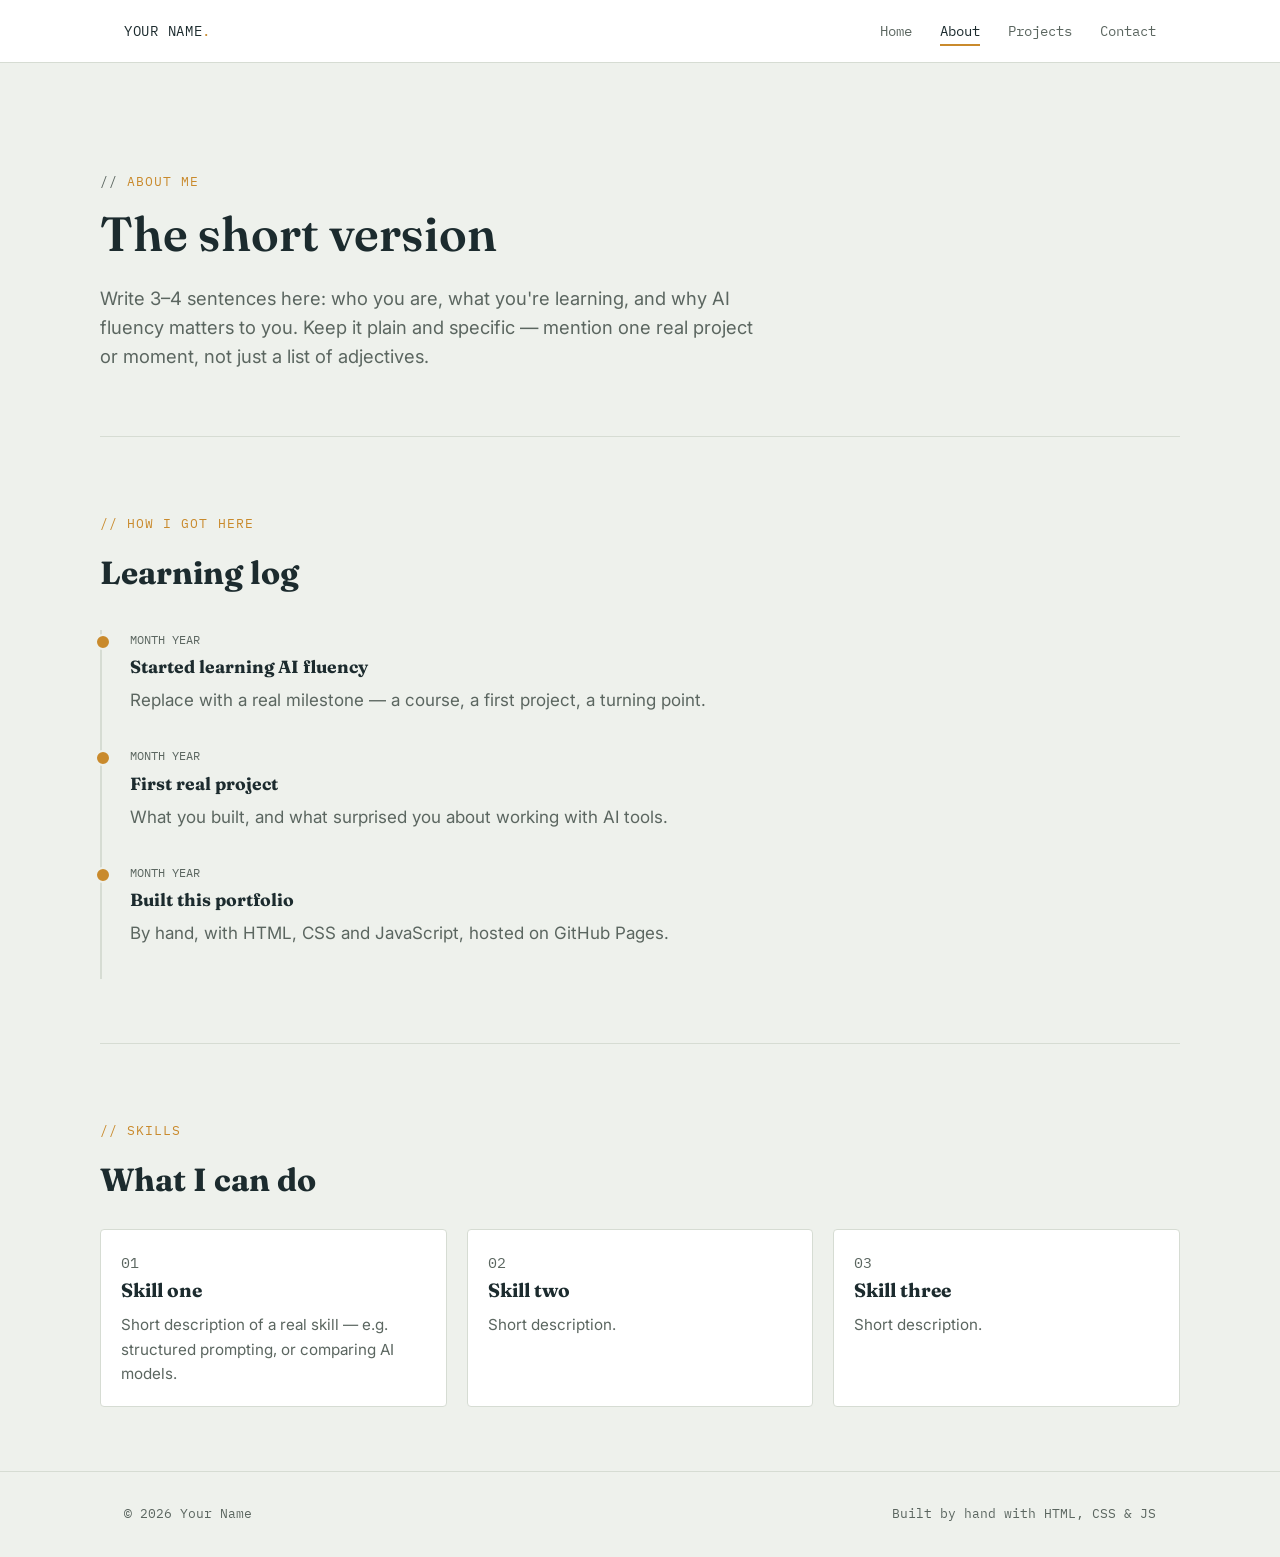
<file: about.html>
<!DOCTYPE html>
<html lang="en">
<head>
  <meta charset="UTF-8">
  <meta name="viewport" content="width=device-width, initial-scale=1.0">
  <title>About — Your Name</title>
  <link rel="preconnect" href="https://fonts.googleapis.com">
  <link href="https://fonts.googleapis.com/css2?family=Fraunces:wght@500;600&family=Inter:wght@400;500;600&family=IBM+Plex+Mono:wght@400;500&display=swap" rel="stylesheet">
  <link rel="stylesheet" href="css/style.css">
</head>
<body>

  <header class="site-header">
    <nav class="site-nav">
      <a class="site-nav__brand" href="index.html">Your Name<span>.</span></a>
      <ul class="site-nav__links">
        <li><a href="index.html">Home</a></li>
        <li><a href="about.html" aria-current="page">About</a></li>
        <li><a href="projects.html">Projects</a></li>
        <li><a href="contact.html">Contact</a></li>
      </ul>
    </nav>
  </header>

  <main>
    <section class="hero wrap" style="padding-bottom:32px;">
      <p class="hero__eyebrow">About Me</p>
      <h1 style="font-size:clamp(2rem,5vw,3rem);">The short version</h1>
      <p class="hero__lede">
        Write 3–4 sentences here: who you are, what you're learning, and why AI fluency
        matters to you. Keep it plain and specific — mention one real project or moment,
        not just a list of adjectives.
      </p>
    </section>

    <section class="section section--bordered wrap">
      <p class="section__label">// How I got here</p>
      <h2>Learning log</h2>
      <ul class="timeline">
        <li>
          <span class="timeline__date">MONTH YEAR</span>
          <h3>Started learning AI fluency</h3>
          <p>Replace with a real milestone — a course, a first project, a turning point.</p>
        </li>
        <li>
          <span class="timeline__date">MONTH YEAR</span>
          <h3>First real project</h3>
          <p>What you built, and what surprised you about working with AI tools.</p>
        </li>
        <li>
          <span class="timeline__date">MONTH YEAR</span>
          <h3>Built this portfolio</h3>
          <p>By hand, with HTML, CSS and JavaScript, hosted on GitHub Pages.</p>
        </li>
      </ul>
    </section>

    <section class="section wrap">
      <p class="section__label">// Skills</p>
      <h2>What I can do</h2>
      <div class="skills-grid">
        <div class="skill-card">
          <p class="skill-card__label">01</p>
          <h3>Skill one</h3>
          <p>Short description of a real skill — e.g. structured prompting, or comparing AI models.</p>
        </div>
        <div class="skill-card">
          <p class="skill-card__label">02</p>
          <h3>Skill two</h3>
          <p>Short description.</p>
        </div>
        <div class="skill-card">
          <p class="skill-card__label">03</p>
          <h3>Skill three</h3>
          <p>Short description.</p>
        </div>
      </div>
    </section>
  </main>

  <footer class="site-footer">
    <div class="wrap">
      <span>© 2026 Your Name</span>
      <span>Built by hand with HTML, CSS &amp; JS</span>
    </div>
  </footer>

</body>
</html>
</file>
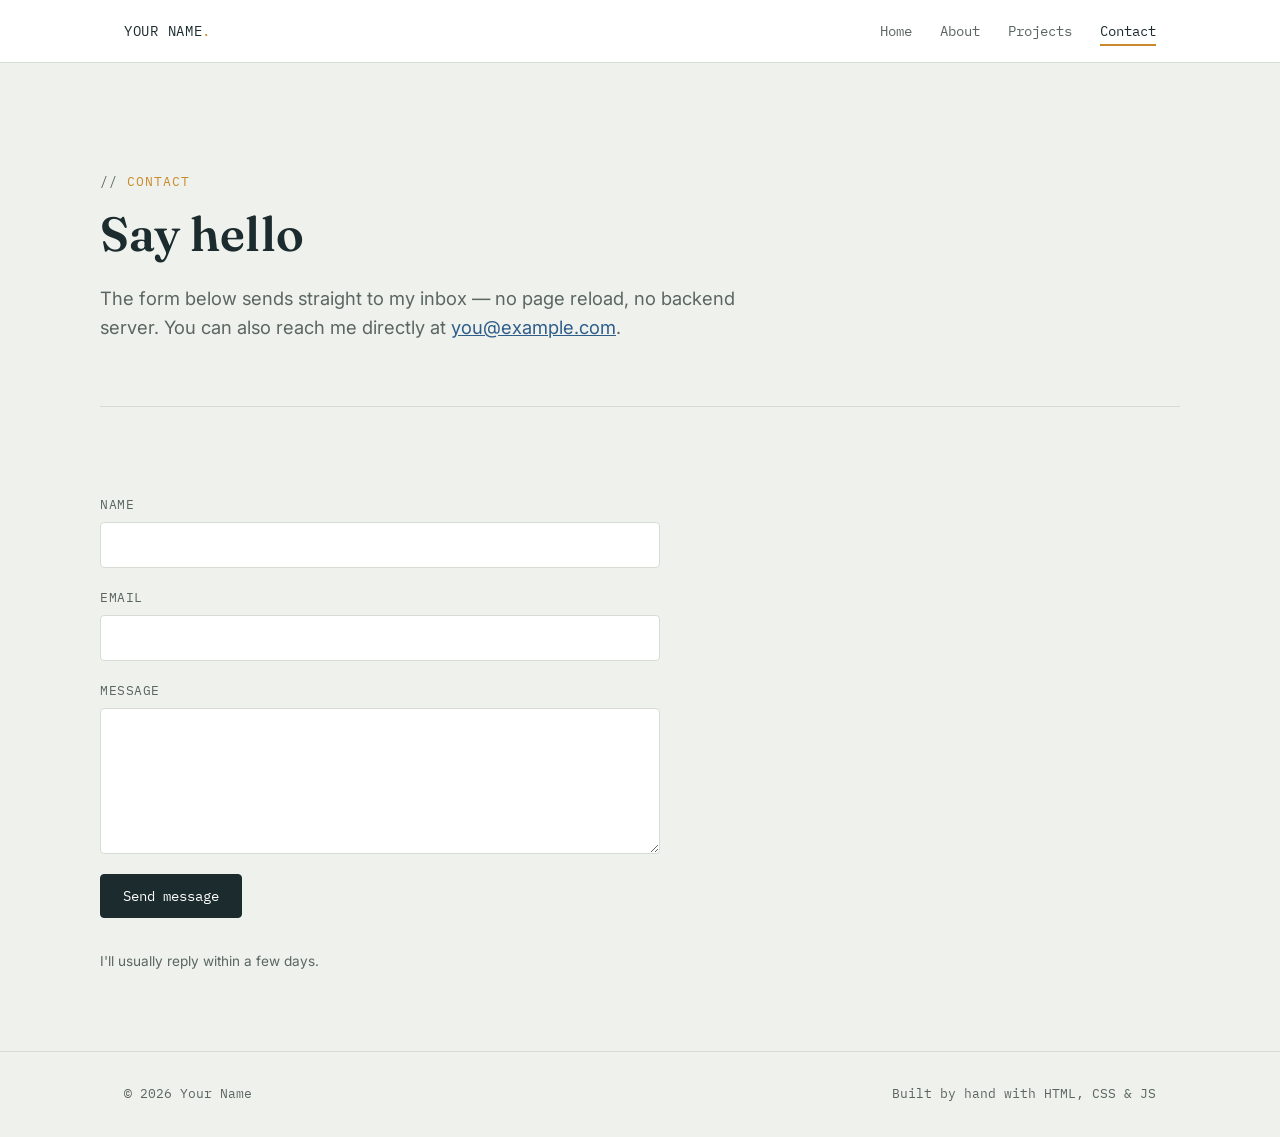
<file: contact.html>
<!DOCTYPE html>
<html lang="en">
<head>
  <meta charset="UTF-8">
  <meta name="viewport" content="width=device-width, initial-scale=1.0">
  <title>Contact — Your Name</title>
  <link rel="preconnect" href="https://fonts.googleapis.com">
  <link href="https://fonts.googleapis.com/css2?family=Fraunces:wght@500;600&family=Inter:wght@400;500;600&family=IBM+Plex+Mono:wght@400;500&display=swap" rel="stylesheet">
  <link rel="stylesheet" href="css/style.css">
</head>
<body>

  <header class="site-header">
    <nav class="site-nav">
      <a class="site-nav__brand" href="index.html">Your Name<span>.</span></a>
      <ul class="site-nav__links">
        <li><a href="index.html">Home</a></li>
        <li><a href="about.html">About</a></li>
        <li><a href="projects.html">Projects</a></li>
        <li><a href="contact.html" aria-current="page">Contact</a></li>
      </ul>
    </nav>
  </header>

  <main>
    <section class="hero wrap" style="padding-bottom:32px;">
      <p class="hero__eyebrow">Contact</p>
      <h1 style="font-size:clamp(2rem,5vw,3rem);">Say hello</h1>
      <p class="hero__lede">
        The form below sends straight to my inbox — no page reload, no backend server.
        You can also reach me directly at
        <a href="mailto:you@example.com">you@example.com</a>.
      </p>
    </section>

    <section class="section wrap">
      <!--
        HOW THIS FORM WORKS (read this before you deploy):
        1. Go to https://formspree.io and create a free account.
        2. Create a new form there — it gives you an endpoint URL like
           https://formspree.io/f/abcd1234
        3. Replace YOUR_FORMSPREE_ID below with that ID.
        That's it — Formspree receives the submission and emails it to you.
        No backend code, no server, no database.
      -->
      <form
        id="contact-form"
        class="contact-form"
        action="https://formspree.io/f/YOUR_FORMSPREE_ID"
        method="POST"
      >
        <div class="field">
          <label for="name">Name</label>
          <input type="text" id="name" name="name" required>
        </div>

        <div class="field">
          <label for="email">Email</label>
          <input type="email" id="email" name="email" required>
        </div>

        <div class="field">
          <label for="message">Message</label>
          <textarea id="message" name="message" rows="6" required></textarea>
        </div>

        <!-- honeypot field: invisible to humans, catches simple spam bots -->
        <input type="text" name="_gotcha" style="display:none" tabindex="-1" autocomplete="off">

        <button type="submit" class="btn btn--primary" style="align-self:flex-start;">
          Send message
        </button>

        <p class="contact-form__note">
          I'll usually reply within a few days.
        </p>

        <p class="form-status" id="form-status" role="status"></p>
      </form>
    </section>
  </main>

  <footer class="site-footer">
    <div class="wrap">
      <span>© 2026 Your Name</span>
      <span>Built by hand with HTML, CSS &amp; JS</span>
    </div>
  </footer>

  <script src="js/contact.js"></script>
</body>
</html>
</file>
<file: css/style.css>
/* =========================================================
   DESIGN TOKENS
   Change these values and the whole site updates.
   This is the only place colors/fonts are defined.
   ========================================================= */
:root {
  /* Colors */
  --bg: #eef1ec;          /* page background: pale sage-white */
  --surface: #ffffff;     /* cards, panels */
  --ink: #1c2b2e;         /* main text, near-black teal */
  --muted: #5b6660;       /* secondary text */
  --accent: #2f5d8a;      /* steel blue: links, primary actions */
  --accent-warm: #c98a2c; /* amber: highlights, tags, hover */
  --border: #d6dcd3;      /* hairlines, dividers */

  /* Type */
  --font-display: "Fraunces", Georgia, serif;
  --font-body: "Inter", system-ui, sans-serif;
  --font-mono: "IBM Plex Mono", "Courier New", monospace;

  /* Layout */
  --max-width: 1080px;
  --radius: 4px;
}

/* =========================================================
   RESET & BASE
   ========================================================= */
* {
  box-sizing: border-box;
}

html {
  scroll-behavior: smooth;
}

body {
  margin: 0;
  background: var(--bg);
  color: var(--ink);
  font-family: var(--font-body);
  line-height: 1.6;
  font-size: 17px;
}

img {
  max-width: 100%;
  display: block;
}

a {
  color: var(--accent);
}

.wrap {
  max-width: var(--max-width);
  margin: 0 auto;
  padding: 0 24px;
}

/* =========================================================
   NAVIGATION
   The "FN / 01" style label is the site's signature motif:
   each page is treated like a numbered entry in a field log.
   ========================================================= */
.site-header {
  border-bottom: 1px solid var(--border);
  background: var(--surface);
}

.site-nav {
  display: flex;
  align-items: center;
  justify-content: space-between;
  padding: 20px 24px;
  max-width: var(--max-width);
  margin: 0 auto;
}

.site-nav__brand {
  font-family: var(--font-mono);
  font-size: 14px;
  letter-spacing: 0.05em;
  text-decoration: none;
  color: var(--ink);
  text-transform: uppercase;
}

.site-nav__brand span {
  color: var(--accent-warm);
}

.site-nav__links {
  display: flex;
  gap: 28px;
  list-style: none;
  margin: 0;
  padding: 0;
  font-family: var(--font-mono);
  font-size: 14px;
}

.site-nav__links a {
  text-decoration: none;
  color: var(--muted);
  padding-bottom: 4px;
  border-bottom: 2px solid transparent;
}

.site-nav__links a:hover,
.site-nav__links a[aria-current="page"] {
  color: var(--ink);
  border-bottom-color: var(--accent-warm);
}

/* Mobile nav toggle (kept simple: no JS menu, just wraps) */
@media (max-width: 640px) {
  .site-nav {
    flex-direction: column;
    align-items: flex-start;
    gap: 12px;
  }
  .site-nav__links {
    gap: 18px;
    flex-wrap: wrap;
  }
}

/* =========================================================
   HERO (Home page)
   ========================================================= */
.hero {
  padding: 96px 0 64px;
  border-bottom: 1px solid var(--border);
}

.hero__eyebrow {
  font-family: var(--font-mono);
  font-size: 13px;
  color: var(--accent-warm);
  text-transform: uppercase;
  letter-spacing: 0.08em;
  margin-bottom: 16px;
}

.hero__eyebrow::before {
  content: "// ";
  color: var(--muted);
}

.hero h1 {
  font-family: var(--font-display);
  font-size: clamp(2.4rem, 6vw, 4.2rem);
  font-weight: 600;
  line-height: 1.05;
  margin: 0 0 24px;
  max-width: 16ch;
}

.hero__lede {
  font-size: 1.15rem;
  color: var(--muted);
  max-width: 56ch;
  margin: 0 0 32px;
}

.hero__actions {
  display: flex;
  gap: 16px;
  flex-wrap: wrap;
}

/* Blinking cursor after the hero heading — a quiet nod to the
   subject (prompting/typing) without leaning on chatbot cliches */
.cursor {
  display: inline-block;
  width: 0.5ch;
  background: var(--accent-warm);
  animation: blink 1.1s steps(1) infinite;
}

@keyframes blink {
  50% { opacity: 0; }
}

@media (prefers-reduced-motion: reduce) {
  .cursor { animation: none; }
  html { scroll-behavior: auto; }
}

/* =========================================================
   BUTTONS
   ========================================================= */
.btn {
  display: inline-block;
  font-family: var(--font-mono);
  font-size: 14px;
  text-decoration: none;
  padding: 12px 22px;
  border-radius: var(--radius);
  border: 1px solid var(--ink);
  transition: transform 0.12s ease, background 0.12s ease;
}

.btn--primary {
  background: var(--ink);
  color: var(--surface);
}

.btn--primary:hover {
  background: var(--accent);
  border-color: var(--accent);
  transform: translateY(-1px);
}

.btn--ghost {
  background: transparent;
  color: var(--ink);
}

.btn--ghost:hover {
  border-color: var(--accent-warm);
  color: var(--accent-warm);
  transform: translateY(-1px);
}

/* =========================================================
   SECTIONS (generic content blocks used across pages)
   ========================================================= */
.section {
  padding: 64px 0;
}

.section--bordered {
  border-bottom: 1px solid var(--border);
}

.section__label {
  font-family: var(--font-mono);
  font-size: 13px;
  color: var(--accent-warm);
  text-transform: uppercase;
  letter-spacing: 0.08em;
  margin-bottom: 12px;
}

.section h2 {
  font-family: var(--font-display);
  font-size: 2rem;
  margin: 0 0 24px;
}

/* =========================================================
   SKILLS LIST (About page)
   ========================================================= */
.skills-grid {
  display: grid;
  grid-template-columns: repeat(auto-fit, minmax(200px, 1fr));
  gap: 20px;
  margin-top: 24px;
}

.skill-card {
  background: var(--surface);
  border: 1px solid var(--border);
  border-radius: var(--radius);
  padding: 20px;
}

.skill-card__label {
  font-family: var(--font-mono);
  font-size: 12px;
  color: var(--muted);
  text-transform: uppercase;
  margin-bottom: 8px;
}

.skill-card h3 {
  margin: 0 0 8px;
  font-family: var(--font-display);
  font-size: 1.2rem;
}

.skill-card p {
  margin: 0;
  color: var(--muted);
  font-size: 0.95rem;
}

/* Timeline (About page) */
.timeline {
  list-style: none;
  margin: 32px 0 0;
  padding: 0;
  border-left: 2px solid var(--border);
}

.timeline li {
  position: relative;
  padding: 0 0 32px 28px;
}

.timeline li::before {
  content: "";
  position: absolute;
  left: -7px;
  top: 4px;
  width: 12px;
  height: 12px;
  border-radius: 50%;
  background: var(--accent-warm);
  border: 2px solid var(--bg);
}

.timeline__date {
  font-family: var(--font-mono);
  font-size: 12px;
  color: var(--muted);
  display: block;
  margin-bottom: 4px;
}

.timeline h3 {
  margin: 0 0 6px;
  font-family: var(--font-display);
  font-size: 1.1rem;
}

.timeline p {
  margin: 0;
  color: var(--muted);
}

/* =========================================================
   PROJECT GALLERY (Projects page)
   ========================================================= */
.gallery {
  display: grid;
  grid-template-columns: repeat(auto-fit, minmax(280px, 1fr));
  gap: 28px;
  margin-top: 32px;
}

.entry {
  background: var(--surface);
  border: 1px solid var(--border);
  border-radius: var(--radius);
  overflow: hidden;
  display: flex;
  flex-direction: column;
}

.entry__thumb {
  aspect-ratio: 4 / 3;
  width: 100%;
  overflow: hidden;
  cursor: pointer;
  background: var(--bg);
  border-bottom: 1px solid var(--border);
}

.entry__thumb img {
  width: 100%;
  height: 100%;
  object-fit: cover;
  transition: transform 0.25s ease;
}

.entry__thumb:hover img {
  transform: scale(1.04);
}

.entry__body {
  padding: 20px;
}

.entry__index {
  font-family: var(--font-mono);
  font-size: 12px;
  color: var(--accent-warm);
  margin-bottom: 8px;
}

.entry h3 {
  font-family: var(--font-display);
  margin: 0 0 8px;
  font-size: 1.25rem;
}

.entry p {
  margin: 0 0 12px;
  color: var(--muted);
  font-size: 0.95rem;
}

.entry__tags {
  display: flex;
  gap: 8px;
  flex-wrap: wrap;
}

.tag {
  font-family: var(--font-mono);
  font-size: 11px;
  color: var(--muted);
  border: 1px solid var(--border);
  border-radius: 999px;
  padding: 3px 10px;
  text-transform: uppercase;
}

/* =========================================================
   LIGHTBOX (used by js/gallery.js)
   ========================================================= */
.lightbox {
  position: fixed;
  inset: 0;
  background: rgba(28, 43, 46, 0.92);
  display: none;
  align-items: center;
  justify-content: center;
  padding: 40px;
  z-index: 100;
}

.lightbox.is-open {
  display: flex;
}

.lightbox img {
  max-width: 100%;
  max-height: 80vh;
  border-radius: var(--radius);
}

.lightbox__caption {
  position: absolute;
  bottom: 32px;
  left: 0;
  right: 0;
  text-align: center;
  color: var(--surface);
  font-family: var(--font-mono);
  font-size: 13px;
}

.lightbox__close {
  position: absolute;
  top: 24px;
  right: 32px;
  background: none;
  border: none;
  color: var(--surface);
  font-size: 28px;
  cursor: pointer;
  line-height: 1;
}

.lightbox__close:focus-visible,
a:focus-visible,
button:focus-visible {
  outline: 3px solid var(--accent-warm);
  outline-offset: 2px;
}

/* =========================================================
   CONTACT FORM
   ========================================================= */
.contact-form {
  max-width: 560px;
  margin-top: 24px;
  display: flex;
  flex-direction: column;
  gap: 20px;
}

.field {
  display: flex;
  flex-direction: column;
  gap: 6px;
}

.field label {
  font-family: var(--font-mono);
  font-size: 13px;
  color: var(--muted);
  text-transform: uppercase;
  letter-spacing: 0.04em;
}

.field input,
.field textarea {
  font-family: var(--font-body);
  font-size: 16px;
  padding: 12px 14px;
  border: 1px solid var(--border);
  border-radius: var(--radius);
  background: var(--surface);
  color: var(--ink);
}

.field input:focus,
.field textarea:focus {
  outline: none;
  border-color: var(--accent);
}

.contact-form__note {
  font-size: 0.85rem;
  color: var(--muted);
}

.form-status {
  font-family: var(--font-mono);
  font-size: 14px;
  padding: 12px 14px;
  border-radius: var(--radius);
  display: none;
}

.form-status.is-visible {
  display: block;
}

.form-status--success {
  background: #e5efe4;
  color: #2f5a2c;
}

.form-status--error {
  background: #f4e3df;
  color: #8a3a26;
}

/* =========================================================
   FOOTER
   ========================================================= */
.site-footer {
  border-top: 1px solid var(--border);
  padding: 32px 0;
  font-family: var(--font-mono);
  font-size: 13px;
  color: var(--muted);
}

.site-footer .wrap {
  display: flex;
  justify-content: space-between;
  flex-wrap: wrap;
  gap: 12px;
}
</file>
